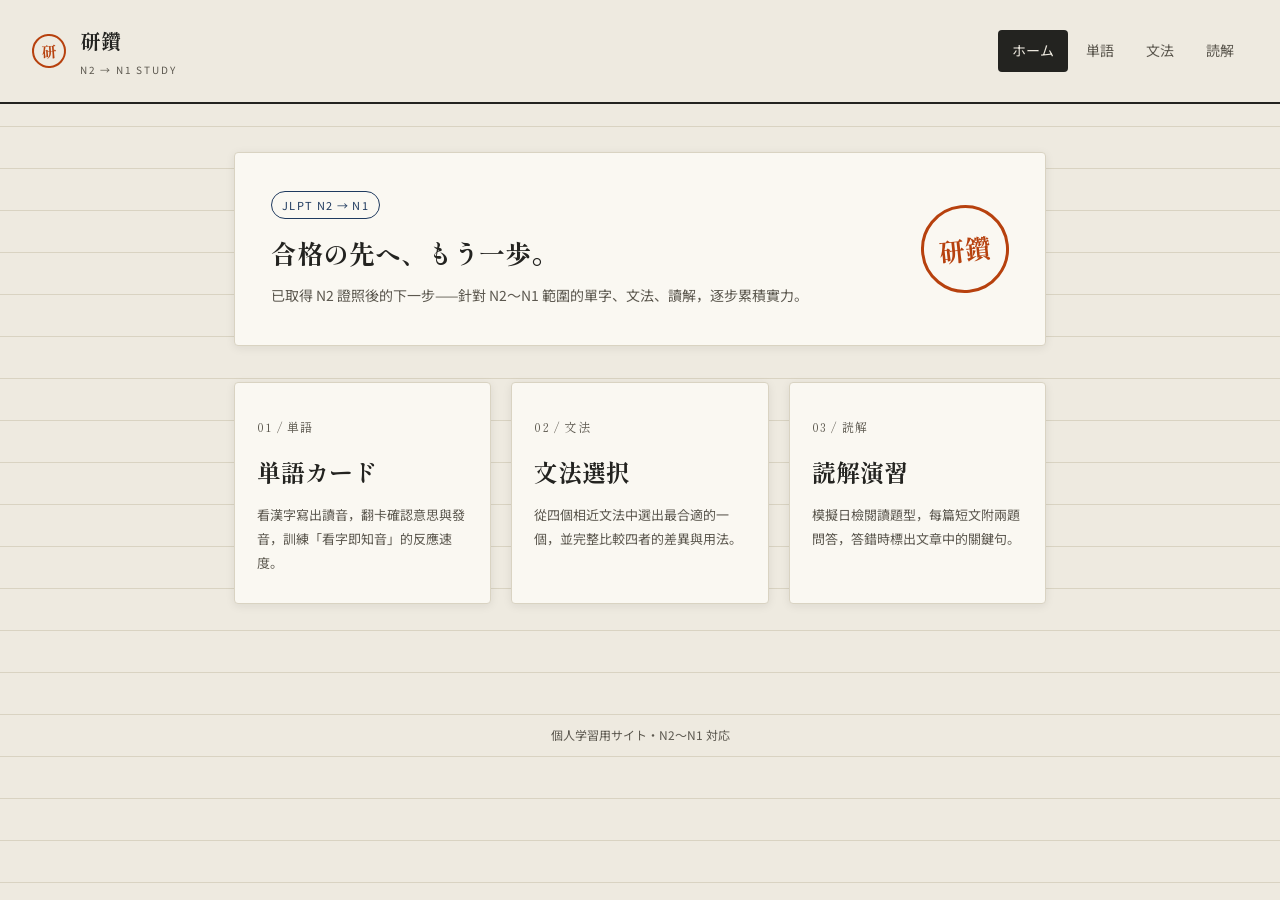
<file: nihongo/index.html>
<!DOCTYPE html>
<html lang="zh-Hant">
<head>
<meta charset="UTF-8">
<meta name="viewport" content="width=device-width, initial-scale=1.0">
<title>研鑽 | N2→N1 日本語学習</title>
<link rel="stylesheet" href="css/style.css">
</head>
<body>

<header class="site-header">
  <a href="index.html" class="brand">
    <span class="brand-mark">研</span>
    <span>
      <span class="brand-text">研鑽</span>
      <span class="brand-sub">N2 → N1 STUDY</span>
    </span>
  </a>
  <nav class="site-nav">
    <a href="index.html" class="active">ホーム</a>
    <a href="vocab.html">単語</a>
    <a href="grammar.html">文法</a>
    <a href="reading.html">読解</a>
  </nav>
</header>

<main>
  <div class="hero">
    <div class="hero-text">
      <span class="level-tag">JLPT N2 → N1</span>
      <h1>合格の先へ、もう一歩。</h1>
      <p>已取得 N2 證照後的下一步——針對 N2〜N1 範圍的單字、文法、讀解，逐步累積實力。</p>
    </div>
    <div class="hero-stamp">研鑽</div>
  </div>

  <div class="card-grid">
    <a href="vocab.html" class="mode-card">
      <span class="num">01 / 単語</span>
      <h2>単語カード</h2>
      <p>看漢字寫出讀音，翻卡確認意思與發音，訓練「看字即知音」的反應速度。</p>
    </a>
    <a href="grammar.html" class="mode-card">
      <span class="num">02 / 文法</span>
      <h2>文法選択</h2>
      <p>從四個相近文法中選出最合適的一個，並完整比較四者的差異與用法。</p>
    </a>
    <a href="reading.html" class="mode-card">
      <span class="num">03 / 読解</span>
      <h2>読解演習</h2>
      <p>模擬日檢閱讀題型，每篇短文附兩題問答，答錯時標出文章中的關鍵句。</p>
    </a>
  </div>
</main>

<footer class="site-footer">個人学習用サイト・N2〜N1 対応</footer>

</body>
</html>
</file>
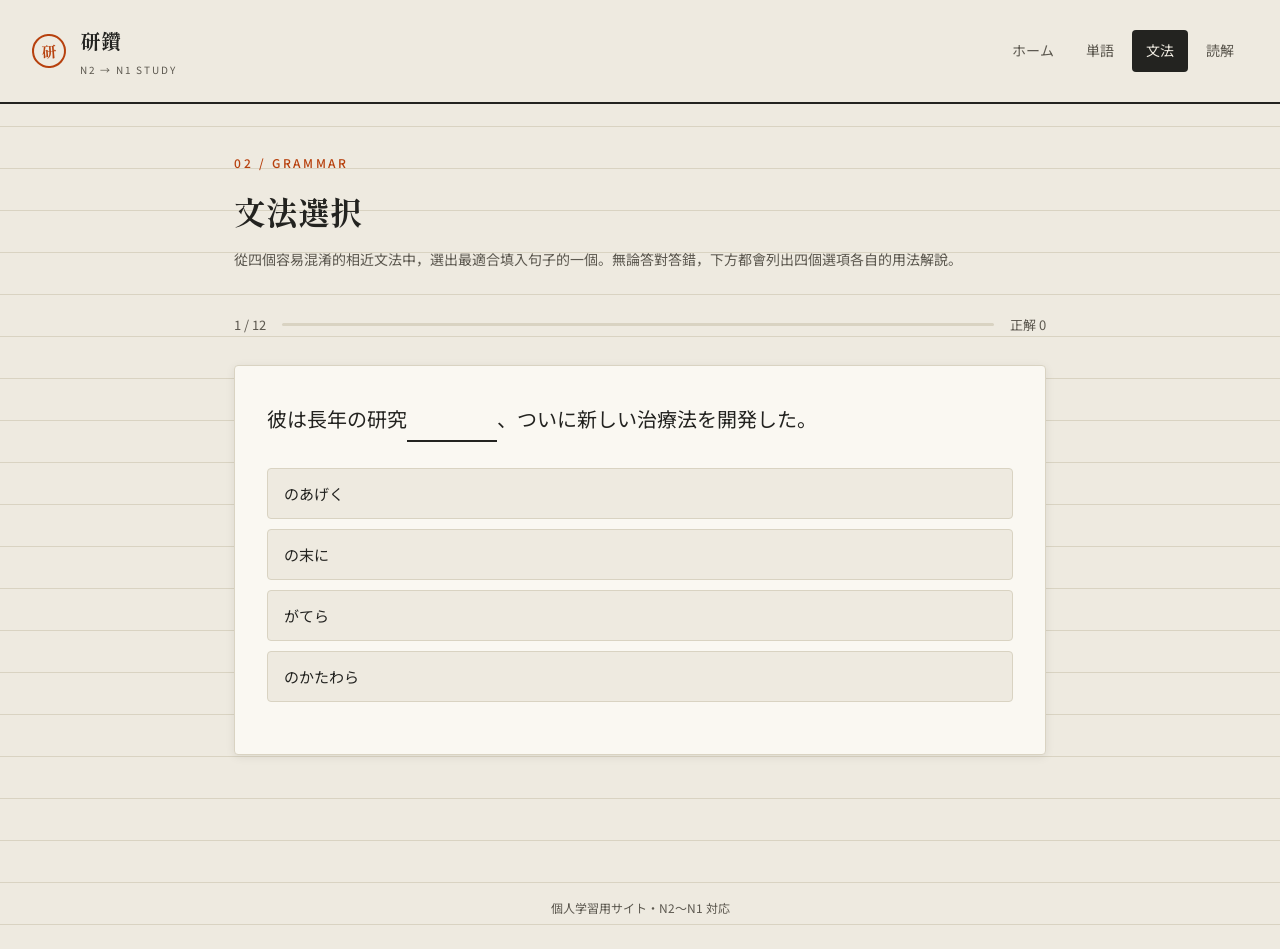
<file: nihongo/grammar.html>
<!DOCTYPE html>
<html lang="zh-Hant">
<head>
<meta charset="UTF-8">
<meta name="viewport" content="width=device-width, initial-scale=1.0">
<title>文法選択 | 研鑽</title>
<link rel="stylesheet" href="css/style.css">
</head>
<body>

<header class="site-header">
  <a href="index.html" class="brand">
    <span class="brand-mark">研</span>
    <span>
      <span class="brand-text">研鑽</span>
      <span class="brand-sub">N2 → N1 STUDY</span>
    </span>
  </a>
  <nav class="site-nav">
    <a href="index.html">ホーム</a>
    <a href="vocab.html">単語</a>
    <a href="grammar.html" class="active">文法</a>
    <a href="reading.html">読解</a>
  </nav>
</header>

<main>
  <p class="page-eyebrow">02 / GRAMMAR</p>
  <h1 class="page-title">文法選択</h1>
  <p class="page-desc">從四個容易混淆的相近文法中，選出最適合填入句子的一個。無論答對答錯，下方都會列出四個選項各自的用法解說。</p>

  <div class="progress-row">
    <span id="progressLabel">1 / 12</span>
    <div class="progress-track"><div class="progress-fill" id="progressFill"></div></div>
    <span id="scoreLabel">正解 0</span>
  </div>

  <div class="grammar-card">
    <div class="grammar-sentence" id="sentenceDisplay"></div>
    <div class="option-list" id="optionList"></div>
    <div class="explain-box" id="explainBox"></div>
  </div>

  <div class="action-row" style="margin-top:22px;">
    <button class="btn" id="nextBtn" style="display:none;">下一題 →</button>
  </div>
</main>

<footer class="site-footer">個人学習用サイト・N2〜N1 対応</footer>

<script src="js/grammar.js"></script>
</body>
</html>
</file>
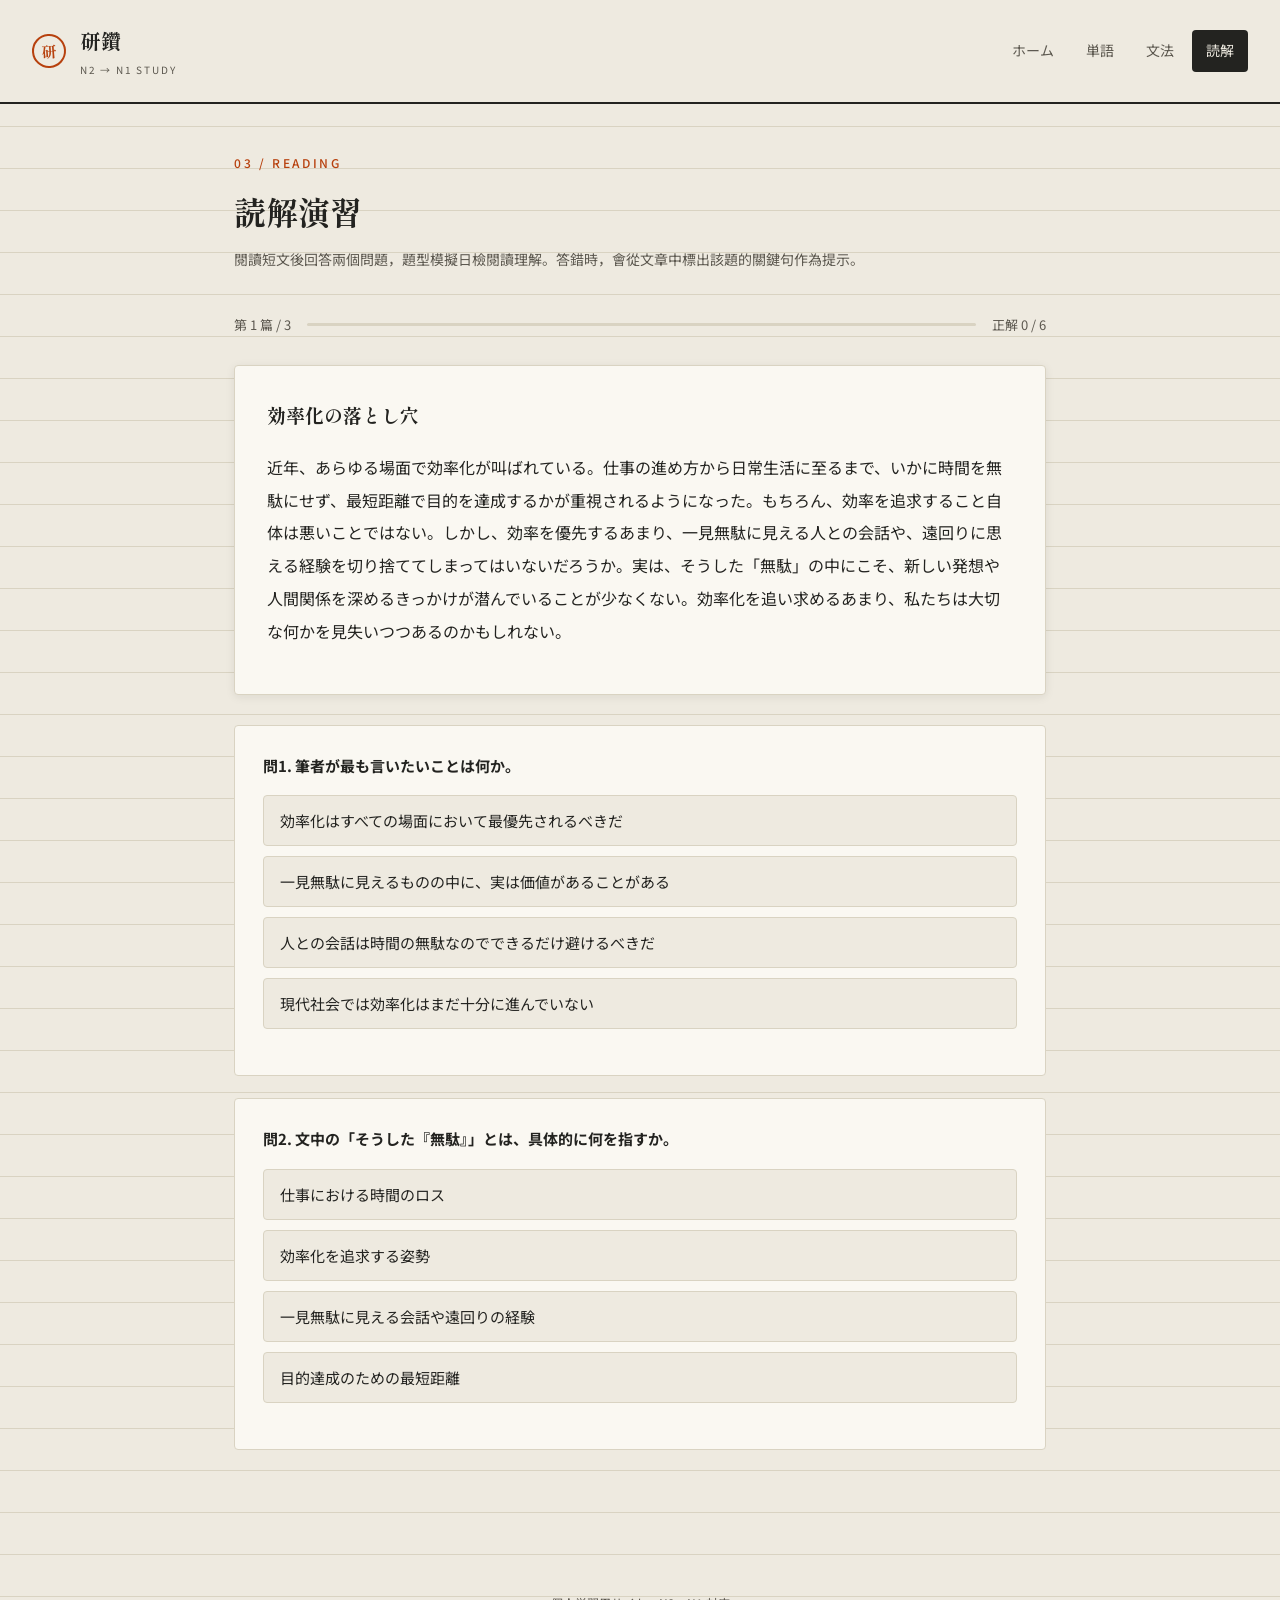
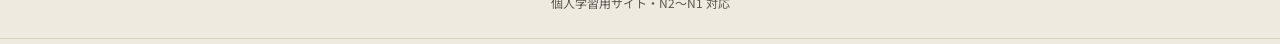
<file: nihongo/reading.html>
<!DOCTYPE html>
<html lang="zh-Hant">
<head>
<meta charset="UTF-8">
<meta name="viewport" content="width=device-width, initial-scale=1.0">
<title>読解演習 | 研鑽</title>
<link rel="stylesheet" href="css/style.css">
</head>
<body>

<header class="site-header">
  <a href="index.html" class="brand">
    <span class="brand-mark">研</span>
    <span>
      <span class="brand-text">研鑽</span>
      <span class="brand-sub">N2 → N1 STUDY</span>
    </span>
  </a>
  <nav class="site-nav">
    <a href="index.html">ホーム</a>
    <a href="vocab.html">単語</a>
    <a href="grammar.html">文法</a>
    <a href="reading.html" class="active">読解</a>
  </nav>
</header>

<main>
  <p class="page-eyebrow">03 / READING</p>
  <h1 class="page-title">読解演習</h1>
  <p class="page-desc">閱讀短文後回答兩個問題，題型模擬日檢閱讀理解。答錯時，會從文章中標出該題的關鍵句作為提示。</p>

  <div class="progress-row">
    <span id="progressLabel">第 1 篇 / 3</span>
    <div class="progress-track"><div class="progress-fill" id="progressFill"></div></div>
    <span id="scoreLabel">正解 0 / 6</span>
  </div>

  <div class="reading-passage" id="passageBox">
    <h3 id="passageTitle"></h3>
    <p id="passageText"></p>
  </div>

  <div id="questionsWrap"></div>

  <div class="action-row" style="margin-top:10px;">
    <button class="btn" id="nextBtn" style="display:none;">下一篇 →</button>
  </div>

  <div class="result-banner" id="resultBanner" style="display:none;">
    <p class="page-eyebrow" style="margin:0;">READING COMPLETE</p>
    <div class="score" id="finalScore"></div>
    <button class="btn btn-outline" id="restartBtn">重新開始</button>
  </div>
</main>

<footer class="site-footer">個人学習用サイト・N2〜N1 対応</footer>

<script src="js/reading.js"></script>
</body>
</html>
</file>
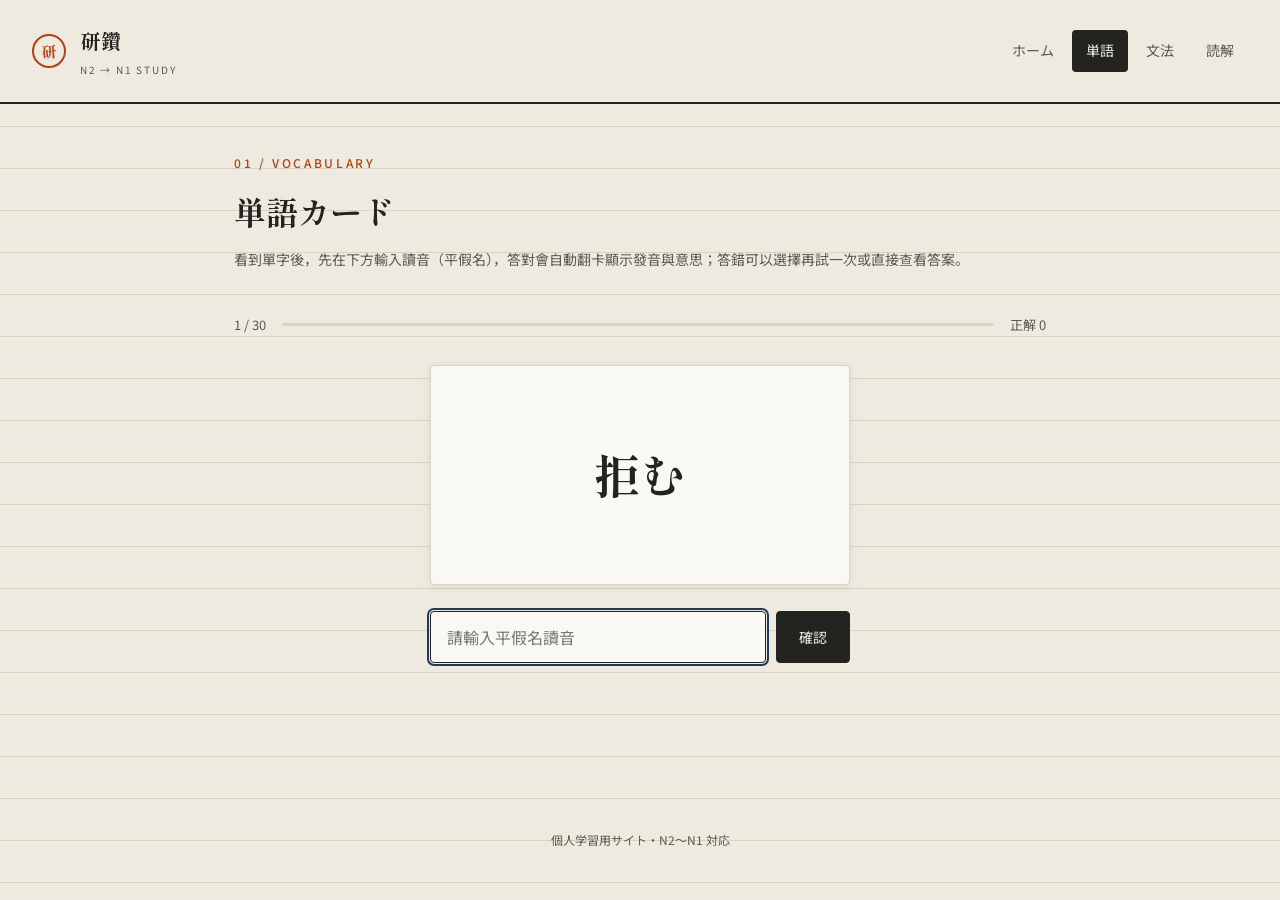
<file: nihongo/vocab.html>
<!DOCTYPE html>
<html lang="zh-Hant">
<head>
<meta charset="UTF-8">
<meta name="viewport" content="width=device-width, initial-scale=1.0">
<title>単語カード | 研鑽</title>
<link rel="stylesheet" href="css/style.css">
</head>
<body>

<header class="site-header">
  <a href="index.html" class="brand">
    <span class="brand-mark">研</span>
    <span>
      <span class="brand-text">研鑽</span>
      <span class="brand-sub">N2 → N1 STUDY</span>
    </span>
  </a>
  <nav class="site-nav">
    <a href="index.html">ホーム</a>
    <a href="vocab.html" class="active">単語</a>
    <a href="grammar.html">文法</a>
    <a href="reading.html">読解</a>
  </nav>
</header>

<main>
  <p class="page-eyebrow">01 / VOCABULARY</p>
  <h1 class="page-title">単語カード</h1>
  <p class="page-desc">看到單字後，先在下方輸入讀音（平假名），答對會自動翻卡顯示發音與意思；答錯可以選擇再試一次或直接查看答案。</p>

  <div class="progress-row">
    <span id="progressLabel">1 / 30</span>
    <div class="progress-track"><div class="progress-fill" id="progressFill"></div></div>
    <span id="scoreLabel">正解 0</span>
  </div>

  <div class="flash-stage">
    <div class="flashcard" id="flashcard">
      <div class="word" id="wordDisplay">—</div>
      <div class="kana" id="kanaDisplay" style="display:none;"></div>
      <div class="meaning" id="meaningDisplay" style="display:none;"></div>
    </div>

    <form class="answer-form" id="answerForm">
      <input type="text" id="answerInput" placeholder="請輸入平假名讀音" autocomplete="off">
      <button type="submit" class="btn">確認</button>
    </form>

    <div class="feedback-msg" id="feedbackMsg"></div>

    <div class="action-row" id="retryRow" style="display:none;">
      <button class="btn btn-outline" id="retryBtn">再試一次</button>
      <button class="btn btn-ghost" id="revealBtn">查看答案</button>
    </div>

    <div class="action-row" id="nextRow" style="display:none;">
      <button class="btn" id="nextBtn">下一張 →</button>
    </div>
  </div>
</main>

<footer class="site-footer">個人学習用サイト・N2〜N1 対応</footer>

<script src="js/vocab.js"></script>
</body>
</html>
</file>
<file: nihongo/css/style.css>
@import url('https://fonts.googleapis.com/css2?family=Shippori+Mincho:wght@500;700&family=Noto+Sans+JP:wght@400;500;700&display=swap');

:root {
  --paper: #eeeae0;
  --paper-card: #faf8f2;
  --ink: #232320;
  --ink-soft: #5c584f;
  --indigo: #1f3a5f;
  --indigo-deep: #14273f;
  --vermilion: #b7410e;
  --line: #d9d3c2;
  --correct: #3f7d5c;
  --correct-bg: #e4efe7;
  --incorrect: #a8362b;
  --incorrect-bg: #f4e6e3;
  --radius: 4px;
  --shadow: 0 2px 10px rgba(30, 26, 15, 0.08);
}

* { box-sizing: border-box; }

html { -webkit-font-smoothing: antialiased; }

body {
  margin: 0;
  background: var(--paper);
  background-image:
    linear-gradient(var(--line) 1px, transparent 1px);
  background-size: 100% 42px;
  color: var(--ink);
  font-family: 'Noto Sans JP', sans-serif;
  line-height: 1.85;
  min-height: 100vh;
}

.site-header {
  display: flex;
  align-items: center;
  justify-content: space-between;
  padding: 22px 32px;
  border-bottom: 2px solid var(--ink);
  background: var(--paper);
  position: sticky;
  top: 0;
  z-index: 10;
}

.brand {
  display: flex;
  align-items: center;
  gap: 14px;
  text-decoration: none;
  color: var(--ink);
}

.brand-mark {
  width: 34px;
  height: 34px;
  border-radius: 50%;
  border: 2px solid var(--vermilion);
  color: var(--vermilion);
  display: flex;
  align-items: center;
  justify-content: center;
  font-family: 'Shippori Mincho', serif;
  font-weight: 700;
  font-size: 15px;
  transform: rotate(-4deg);
  flex-shrink: 0;
}

.brand-text {
  font-family: 'Shippori Mincho', serif;
  font-weight: 700;
  font-size: 20px;
  letter-spacing: 0.04em;
}

.brand-sub {
  display: block;
  font-family: 'Noto Sans JP', sans-serif;
  font-size: 10px;
  letter-spacing: 0.18em;
  color: var(--ink-soft);
  margin-top: 2px;
}

nav.site-nav { display: flex; gap: 4px; }

nav.site-nav a {
  text-decoration: none;
  color: var(--ink-soft);
  font-size: 14px;
  padding: 8px 14px;
  border-radius: var(--radius);
  transition: background 0.15s, color 0.15s;
}

nav.site-nav a:hover,
nav.site-nav a.active {
  background: var(--ink);
  color: var(--paper);
}

main {
  max-width: 860px;
  margin: 0 auto;
  padding: 48px 24px 90px;
}

.page-eyebrow {
  font-size: 12px;
  letter-spacing: 0.22em;
  color: var(--vermilion);
  margin: 0 0 8px;
  font-weight: 500;
}

.page-title {
  font-family: 'Shippori Mincho', serif;
  font-size: 32px;
  font-weight: 700;
  margin: 0 0 6px;
}

.page-desc {
  color: var(--ink-soft);
  font-size: 14px;
  margin: 0 0 40px;
}

/* ---------- Home cards ---------- */
.card-grid {
  display: grid;
  grid-template-columns: repeat(3, 1fr);
  gap: 20px;
  margin-top: 36px;
}

.mode-card {
  display: block;
  text-decoration: none;
  color: var(--ink);
  background: var(--paper-card);
  border: 1px solid var(--line);
  border-radius: var(--radius);
  padding: 28px 22px;
  position: relative;
  box-shadow: var(--shadow);
  transition: transform 0.15s ease, box-shadow 0.15s ease;
}

.mode-card:hover {
  transform: translateY(-3px);
  box-shadow: 0 8px 20px rgba(30, 26, 15, 0.14);
}

.mode-card .num {
  font-family: 'Shippori Mincho', serif;
  font-size: 12px;
  color: var(--ink-soft);
  letter-spacing: 0.1em;
}

.mode-card h2 {
  font-family: 'Shippori Mincho', serif;
  font-size: 24px;
  margin: 10px 0 8px;
}

.mode-card p {
  font-size: 13px;
  color: var(--ink-soft);
  margin: 0;
}

.hero {
  border: 1px solid var(--line);
  background: var(--paper-card);
  border-radius: var(--radius);
  padding: 36px;
  box-shadow: var(--shadow);
  display: flex;
  justify-content: space-between;
  align-items: center;
  gap: 24px;
}

.hero-stamp {
  width: 88px;
  height: 88px;
  border-radius: 50%;
  border: 3px solid var(--vermilion);
  color: var(--vermilion);
  flex-shrink: 0;
  display: flex;
  align-items: center;
  justify-content: center;
  font-family: 'Shippori Mincho', serif;
  font-size: 26px;
  font-weight: 700;
  transform: rotate(-6deg);
}

.hero-text .level-tag {
  display: inline-block;
  font-size: 11px;
  letter-spacing: 0.12em;
  color: var(--indigo);
  border: 1px solid var(--indigo);
  padding: 3px 10px;
  border-radius: 999px;
  margin-bottom: 10px;
}

.hero-text h1 {
  font-family: 'Shippori Mincho', serif;
  font-size: 26px;
  margin: 0 0 6px;
}

.hero-text p {
  margin: 0;
  color: var(--ink-soft);
  font-size: 14px;
}

/* ---------- Buttons ---------- */
.btn {
  display: inline-flex;
  align-items: center;
  gap: 8px;
  border: 1px solid var(--ink);
  background: var(--ink);
  color: var(--paper);
  padding: 11px 22px;
  border-radius: var(--radius);
  font-size: 14px;
  cursor: pointer;
  text-decoration: none;
  font-family: 'Noto Sans JP', sans-serif;
  transition: opacity 0.15s;
}
.btn:hover { opacity: 0.85; }

.btn-outline {
  background: transparent;
  color: var(--ink);
  border: 1px solid var(--ink);
}

.btn-ghost {
  background: transparent;
  border: 1px solid var(--line);
  color: var(--ink-soft);
}

.btn:disabled { opacity: 0.4; cursor: not-allowed; }

/* ---------- Progress ---------- */
.progress-row {
  display: flex;
  align-items: center;
  justify-content: space-between;
  margin-bottom: 28px;
  font-size: 13px;
  color: var(--ink-soft);
}

.progress-track {
  flex: 1;
  height: 3px;
  background: var(--line);
  margin: 0 16px;
  position: relative;
  border-radius: 2px;
  overflow: hidden;
}
.progress-fill {
  position: absolute;
  left: 0; top: 0; bottom: 0;
  background: var(--indigo);
  width: 0%;
  transition: width 0.25s ease;
}

/* ---------- Vocab flashcard ---------- */
.flash-stage {
  display: flex;
  flex-direction: column;
  align-items: center;
  gap: 26px;
}

.flashcard {
  width: 100%;
  max-width: 420px;
  min-height: 220px;
  background: var(--paper-card);
  border: 1px solid var(--line);
  border-radius: var(--radius);
  box-shadow: var(--shadow);
  display: flex;
  flex-direction: column;
  align-items: center;
  justify-content: center;
  padding: 30px;
  text-align: center;
  position: relative;
}

.flashcard .word {
  font-family: 'Shippori Mincho', serif;
  font-size: 46px;
  font-weight: 700;
}

.flashcard .kana {
  font-size: 20px;
  color: var(--indigo);
  margin-top: 12px;
}

.flashcard .meaning {
  font-size: 15px;
  color: var(--ink-soft);
  margin-top: 8px;
}

.flashcard.state-correct { border-color: var(--correct); background: var(--correct-bg); }
.flashcard.state-reveal { border-color: var(--incorrect); background: var(--incorrect-bg); }

.answer-form {
  width: 100%;
  max-width: 420px;
  display: flex;
  gap: 10px;
}

.answer-form input {
  flex: 1;
  padding: 13px 16px;
  border: 1px solid var(--ink);
  border-radius: var(--radius);
  font-size: 16px;
  font-family: 'Noto Sans JP', sans-serif;
  background: var(--paper-card);
  color: var(--ink);
}
.answer-form input:focus { outline: 2px solid var(--indigo); outline-offset: 1px; }

.feedback-msg {
  font-size: 14px;
  min-height: 20px;
}
.feedback-msg.wrong { color: var(--incorrect); }
.feedback-msg.right { color: var(--correct); }

.action-row { display: flex; gap: 10px; }

/* ---------- Grammar ---------- */
.grammar-card {
  background: var(--paper-card);
  border: 1px solid var(--line);
  border-radius: var(--radius);
  box-shadow: var(--shadow);
  padding: 32px;
}

.grammar-sentence {
  font-size: 20px;
  line-height: 2.1;
  margin-bottom: 26px;
}

.blank-fill {
  display: inline-block;
  min-width: 90px;
  border-bottom: 2px solid var(--ink);
  text-align: center;
  color: var(--indigo);
  font-weight: 700;
}

.option-list {
  display: grid;
  gap: 10px;
  margin-bottom: 20px;
}

.option-btn {
  text-align: left;
  padding: 14px 16px;
  border: 1px solid var(--line);
  background: var(--paper);
  border-radius: var(--radius);
  font-size: 15px;
  cursor: pointer;
  font-family: 'Noto Sans JP', sans-serif;
  color: var(--ink);
  transition: border-color 0.15s;
}
.option-btn:hover:not(:disabled) { border-color: var(--ink); }
.option-btn:disabled { cursor: default; }

.option-btn.correct { border-color: var(--correct); background: var(--correct-bg); color: var(--correct); font-weight: 700; }
.option-btn.incorrect { border-color: var(--incorrect); background: var(--incorrect-bg); color: var(--incorrect); font-weight: 700; }

.explain-box {
  border-top: 1px dashed var(--line);
  padding-top: 18px;
  margin-top: 4px;
  display: none;
}
.explain-box.show { display: block; }

.explain-item { margin-bottom: 12px; font-size: 13.5px; }
.explain-item .term {
  font-weight: 700;
  color: var(--indigo);
  margin-right: 6px;
}

/* ---------- Reading ---------- */
.reading-passage {
  background: var(--paper-card);
  border: 1px solid var(--line);
  border-radius: var(--radius);
  box-shadow: var(--shadow);
  padding: 30px 32px;
  font-size: 16px;
  line-height: 2.05;
  margin-bottom: 30px;
}

.reading-passage h3 {
  font-family: 'Shippori Mincho', serif;
  font-size: 19px;
  margin: 0 0 16px;
}

.reading-passage mark {
  background: #f0d98c;
  padding: 1px 2px;
  border-radius: 2px;
}

.question-block {
  background: var(--paper-card);
  border: 1px solid var(--line);
  border-radius: var(--radius);
  padding: 26px 28px;
  margin-bottom: 22px;
}

.question-block h4 {
  font-size: 15px;
  margin: 0 0 16px;
}

.key-hint {
  margin-top: 14px;
  padding: 12px 14px;
  background: var(--incorrect-bg);
  border-left: 3px solid var(--incorrect);
  font-size: 13px;
  color: var(--ink);
  border-radius: 2px;
  display: none;
}
.key-hint.show { display: block; }

.result-banner {
  text-align: center;
  padding: 30px;
  background: var(--paper-card);
  border: 1px solid var(--line);
  border-radius: var(--radius);
  box-shadow: var(--shadow);
}
.result-banner .score {
  font-family: 'Shippori Mincho', serif;
  font-size: 40px;
  color: var(--indigo);
  margin: 10px 0;
}

footer.site-footer {
  text-align: center;
  font-size: 12px;
  color: var(--ink-soft);
  padding: 30px 0;
}

@media (max-width: 720px) {
  .card-grid { grid-template-columns: 1fr; }
  .hero { flex-direction: column; text-align: center; }
  .site-header { padding: 16px; flex-direction: column; gap: 12px; }
  nav.site-nav { flex-wrap: wrap; justify-content: center; }
}
</file>
